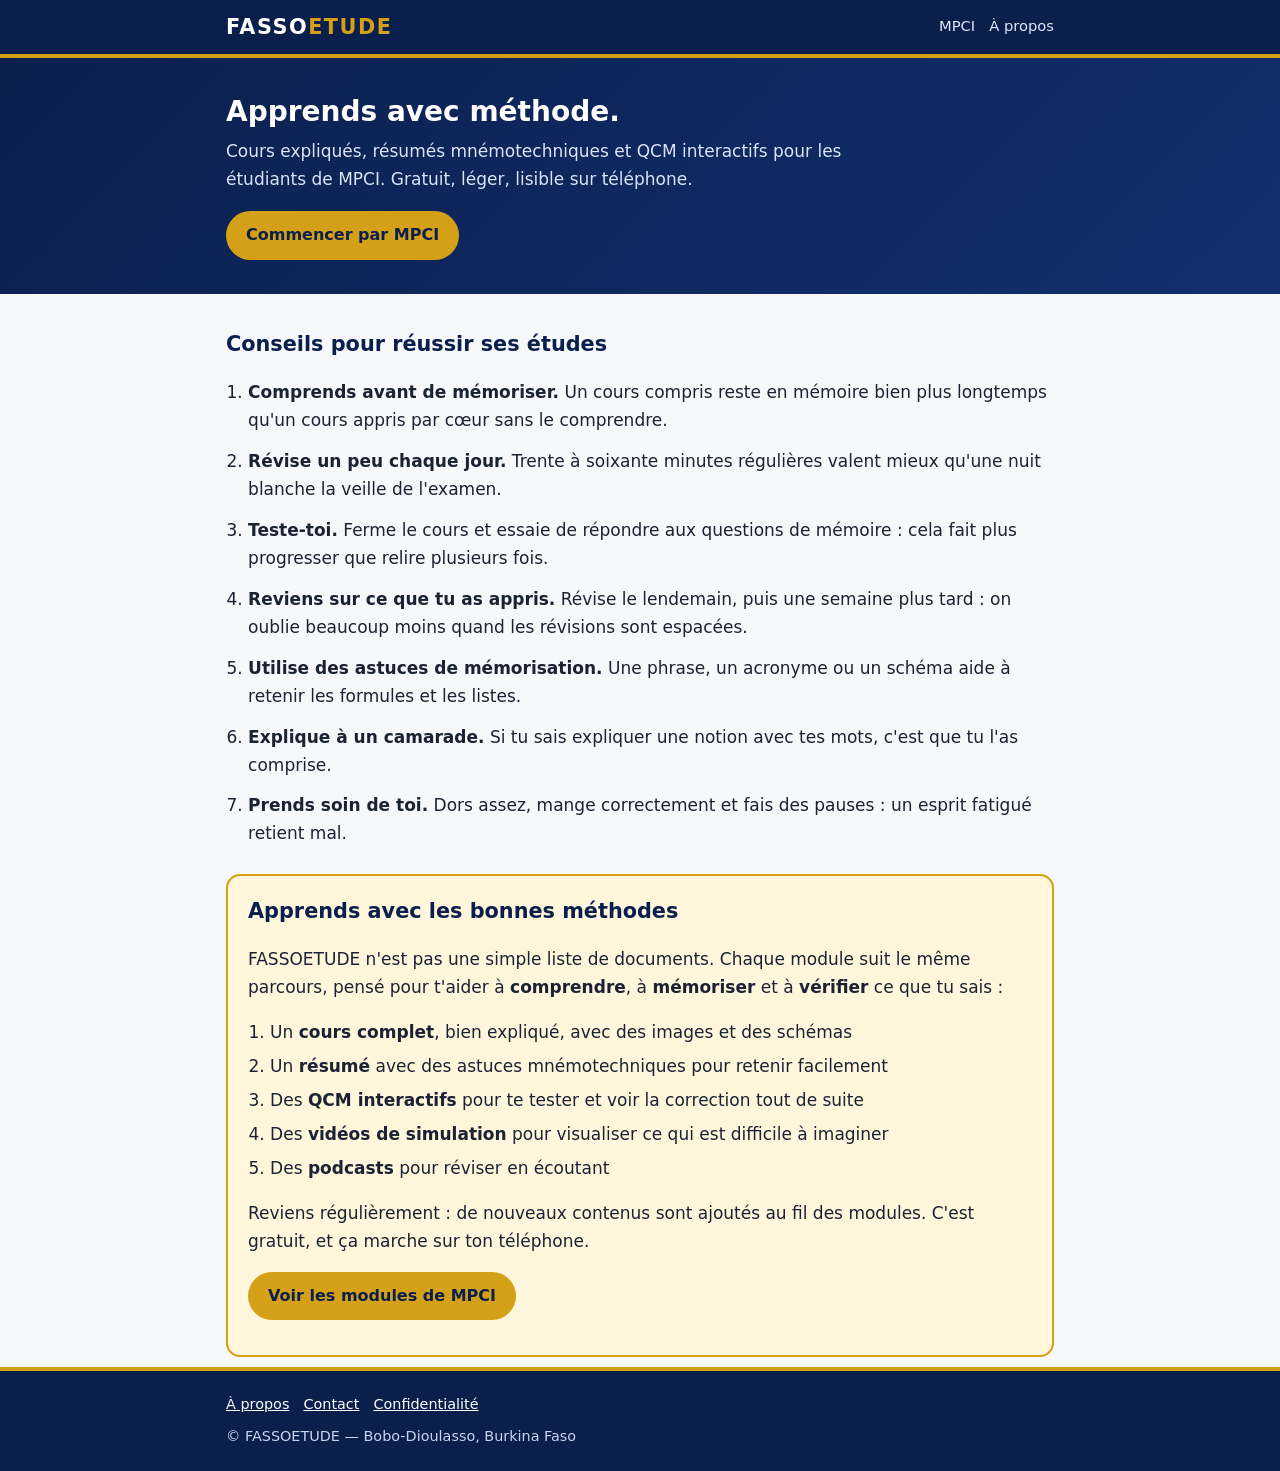
<file: index.html>
<!DOCTYPE html>
<html lang="fr">
<head>
  <meta charset="utf-8">
  <meta name="viewport" content="width=device-width, initial-scale=1">
  <meta name="theme-color" content="#0b1f4d">
  <title>FASSOETUDE — Cours, résumés et QCM pour les étudiants de MPCI</title>
  <meta name="description" content="Cours complets, résumés mnémotechniques et QCM interactifs pour les étudiants de MPCI. Gratuit et lisible sur téléphone.">
  <link rel="manifest" href="manifest.json">
  <link rel="icon" href="icon-192.png">
  <link rel="apple-touch-icon" href="icon-192.png">
  <link rel="stylesheet" href="style.css">
  <!-- PUBLICITÉ : après l'approbation d'AdSense, colle ici le script que Google te donne -->
</head>
<body>
  <header class="site-header">
    <div class="wrap">
      <a class="brand" href="index.html">FASSO<span>ETUDE</span></a>
      <nav class="nav" aria-label="Navigation principale">
        <a href="mpci.html">MPCI</a>
        <a href="a-propos.html">À propos</a>
      </nav>
    </div>
  </header>

  <section class="hero">
    <div class="wrap">
      <h1>Apprends avec méthode.</h1>
      <p>Cours expliqués, résumés mnémotechniques et QCM interactifs pour les étudiants de MPCI. Gratuit, léger, lisible sur téléphone.</p>
      <a class="btn" href="mpci.html">Commencer par MPCI</a>
      <button id="install-btn" class="btn ghost" type="button">Installer l'application</button>
    </div>
  </section>

  <main class="wrap">
    <h2>Conseils pour réussir ses études</h2>
    <ol class="advice">
      <li><strong>Comprends avant de mémoriser.</strong> Un cours compris reste en mémoire bien plus longtemps qu'un cours appris par cœur sans le comprendre.</li>
      <li><strong>Révise un peu chaque jour.</strong> Trente à soixante minutes régulières valent mieux qu'une nuit blanche la veille de l'examen.</li>
      <li><strong>Teste-toi.</strong> Ferme le cours et essaie de répondre aux questions de mémoire : cela fait plus progresser que relire plusieurs fois.</li>
      <li><strong>Reviens sur ce que tu as appris.</strong> Révise le lendemain, puis une semaine plus tard : on oublie beaucoup moins quand les révisions sont espacées.</li>
      <li><strong>Utilise des astuces de mémorisation.</strong> Une phrase, un acronyme ou un schéma aide à retenir les formules et les listes.</li>
      <li><strong>Explique à un camarade.</strong> Si tu sais expliquer une notion avec tes mots, c'est que tu l'as comprise.</li>
      <li><strong>Prends soin de toi.</strong> Dors assez, mange correctement et fais des pauses : un esprit fatigué retient mal.</li>
    </ol>

    <section class="yt-wrap">
      <h2>Une vidéo pour t'inspirer</h2>
      <p class="lead">Une vidéo de conseils à regarder avant de commencer.</p>
      <!-- Pour activer la vidéo : mets l'identifiant YouTube (les 11 caractères après "v=" dans le lien) dans data-id,
           et écris le nom de la chaîne dans la ligne "Vidéo de ..." ci-dessous. Tant que data-id est vide, cette section reste cachée. -->
      <div class="yt" data-id="" data-title="Conseils pour réussir ses études"></div>
      <p class="credit">Vidéo de <strong>NOM DE LA CHAÎNE</strong>, diffusée depuis YouTube.</p>
    </section>

    <div class="ad-slot"><!-- Emplacement publicitaire : colle ici le bloc d'annonce AdSense --></div>

    <section class="invite">
      <h2>Apprends avec les bonnes méthodes</h2>
      <p>FASSOETUDE n'est pas une simple liste de documents. Chaque module suit le même parcours, pensé pour t'aider à <strong>comprendre</strong>, à <strong>mémoriser</strong> et à <strong>vérifier</strong> ce que tu sais :</p>
      <ol>
        <li>Un <strong>cours complet</strong>, bien expliqué, avec des images et des schémas</li>
        <li>Un <strong>résumé</strong> avec des astuces mnémotechniques pour retenir facilement</li>
        <li>Des <strong>QCM interactifs</strong> pour te tester et voir la correction tout de suite</li>
        <li>Des <strong>vidéos de simulation</strong> pour visualiser ce qui est difficile à imaginer</li>
        <li>Des <strong>podcasts</strong> pour réviser en écoutant</li>
      </ol>
      <p>Reviens régulièrement : de nouveaux contenus sont ajoutés au fil des modules. C'est gratuit, et ça marche sur ton téléphone.</p>
      <p><a class="btn" href="mpci.html">Voir les modules de MPCI</a></p>
    </section>
  </main>

  <footer class="site-footer">
    <div class="wrap">
      <a href="a-propos.html">À propos</a><a href="contact.html">Contact</a><a href="confidentialite.html">Confidentialité</a>
      <p>© FASSOETUDE — Bobo-Dioulasso, Burkina Faso</p>
    </div>
  </footer>
  <script src="app.js"></script>
</body>
</html>
</file>
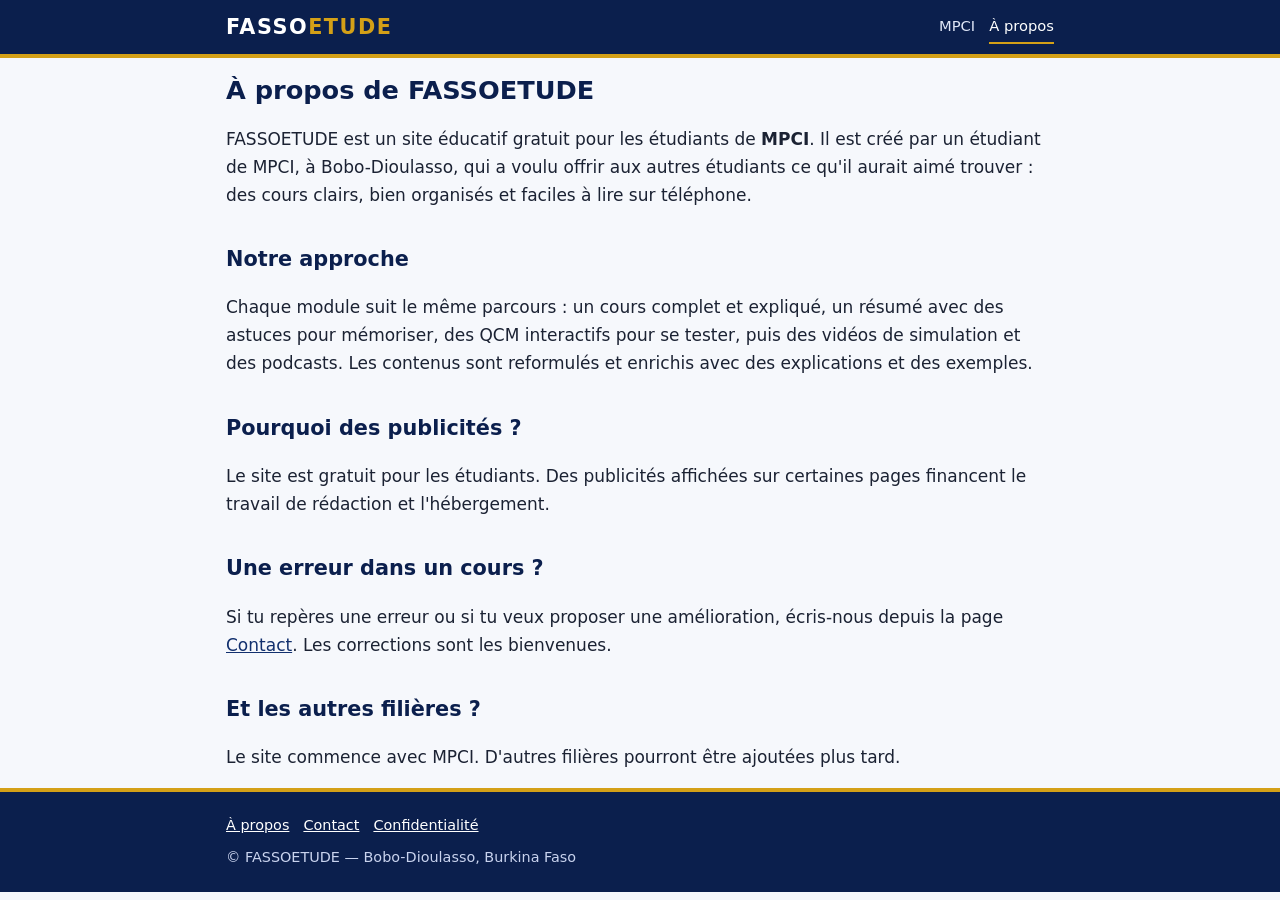
<file: a-propos.html>
<!DOCTYPE html>
<html lang="fr">
<head>
  <meta charset="utf-8">
  <meta name="viewport" content="width=device-width, initial-scale=1">
  <meta name="theme-color" content="#0b1f4d">
  <title>À propos — FASSOETUDE</title>
  <meta name="description" content="FASSOETUDE est un site éducatif gratuit pour les étudiants de MPCI à Bobo-Dioulasso.">
  <link rel="manifest" href="manifest.json">
  <link rel="icon" href="icon-192.png">
  <link rel="apple-touch-icon" href="icon-192.png">
  <link rel="stylesheet" href="style.css">
</head>
<body>
  <header class="site-header">
    <div class="wrap">
      <a class="brand" href="index.html">FASSO<span>ETUDE</span></a>
      <nav class="nav" aria-label="Navigation principale">
        <a href="mpci.html">MPCI</a>
        <a href="a-propos.html" aria-current="page">À propos</a>
      </nav>
    </div>
  </header>

  <main class="wrap">
    <h1>À propos de FASSOETUDE</h1>
    <p>FASSOETUDE est un site éducatif gratuit pour les étudiants de <strong>MPCI</strong>. Il est créé par un étudiant de MPCI, à Bobo-Dioulasso, qui a voulu offrir aux autres étudiants ce qu'il aurait aimé trouver : des cours clairs, bien organisés et faciles à lire sur téléphone.</p>

    <h2>Notre approche</h2>
    <p>Chaque module suit le même parcours : un cours complet et expliqué, un résumé avec des astuces pour mémoriser, des QCM interactifs pour se tester, puis des vidéos de simulation et des podcasts. Les contenus sont reformulés et enrichis avec des explications et des exemples.</p>

    <h2>Pourquoi des publicités ?</h2>
    <p>Le site est gratuit pour les étudiants. Des publicités affichées sur certaines pages financent le travail de rédaction et l'hébergement.</p>

    <h2>Une erreur dans un cours ?</h2>
    <p>Si tu repères une erreur ou si tu veux proposer une amélioration, écris-nous depuis la page <a href="contact.html">Contact</a>. Les corrections sont les bienvenues.</p>

    <h2>Et les autres filières ?</h2>
    <p>Le site commence avec MPCI. D'autres filières pourront être ajoutées plus tard.</p>
  </main>

  <footer class="site-footer">
    <div class="wrap">
      <a href="a-propos.html">À propos</a><a href="contact.html">Contact</a><a href="confidentialite.html">Confidentialité</a>
      <p>© FASSOETUDE — Bobo-Dioulasso, Burkina Faso</p>
    </div>
  </footer>
  <script src="app.js"></script>
</body>
</html>
</file>
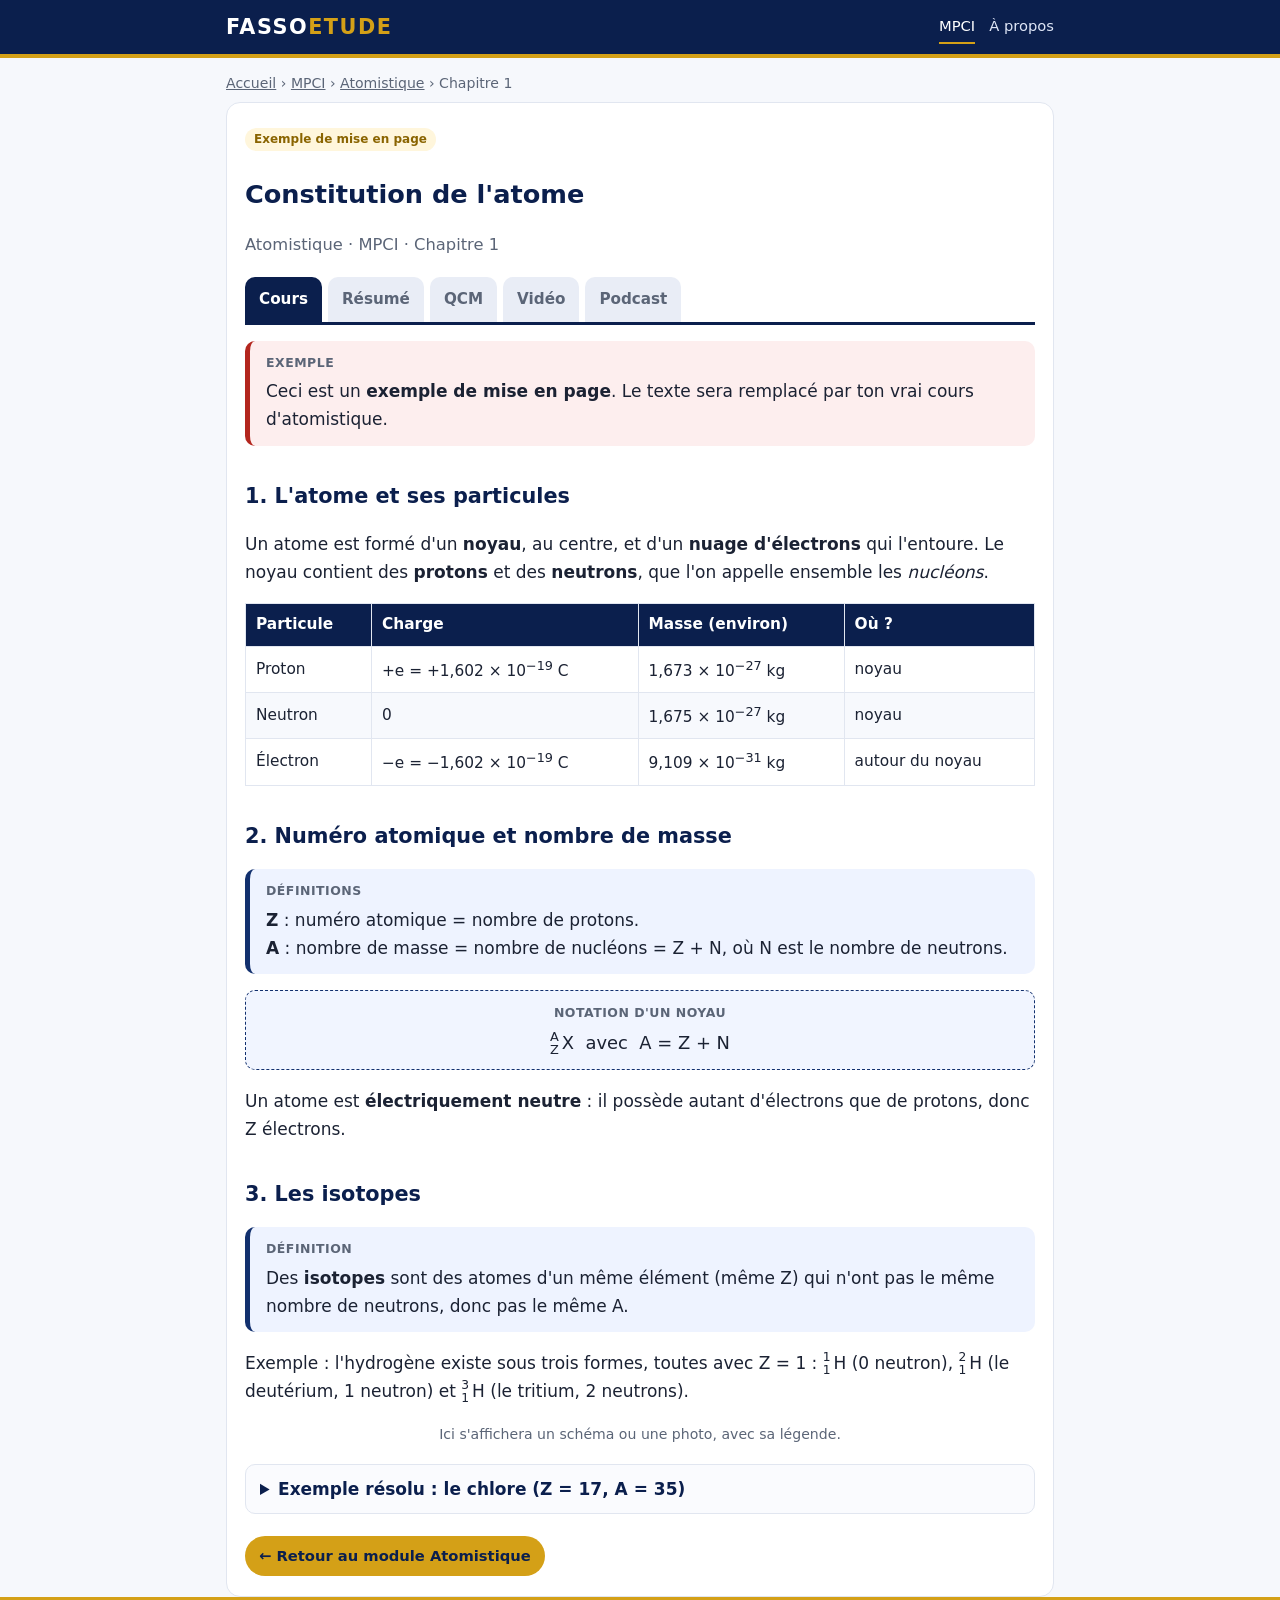
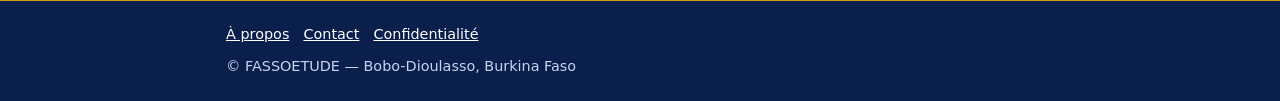
<file: atomistique-1.html>
<!DOCTYPE html>
<html lang="fr">
<head>
  <meta charset="utf-8">
  <meta name="viewport" content="width=device-width, initial-scale=1">
  <meta name="theme-color" content="#0b1f4d">
  <title>Constitution de l'atome — Atomistique — FASSOETUDE</title>
  <meta name="description" content="Exemple de chapitre d'atomistique : cours, résumé, QCM, vidéo et podcast.">
  <meta name="robots" content="noindex">
  <link rel="manifest" href="manifest.json">
  <link rel="icon" href="icon-192.png">
  <link rel="apple-touch-icon" href="icon-192.png">
  <link rel="stylesheet" href="style.css">
</head>
<body>
  <header class="site-header">
    <div class="wrap">
      <a class="brand" href="index.html">FASSO<span>ETUDE</span></a>
      <nav class="nav" aria-label="Navigation principale">
        <a href="mpci.html" aria-current="page">MPCI</a>
        <a href="a-propos.html">À propos</a>
      </nav>
    </div>
  </header>

  <main class="wrap">
    <p class="crumbs"><a href="index.html">Accueil</a> › <a href="mpci.html">MPCI</a> › <a href="atomistique.html">Atomistique</a> › Chapitre 1</p>

    <article class="chapter">
      <span class="tag">Exemple de mise en page</span>
      <h1>Constitution de l'atome</h1>
      <p class="lead">Atomistique · MPCI · Chapitre 1</p>

      <div class="tabs" role="tablist" aria-label="Contenus du chapitre">
        <button type="button" role="tab" id="t-cours" aria-controls="cours" aria-selected="true">Cours</button>
        <button type="button" role="tab" id="t-resume" aria-controls="resume" aria-selected="false">Résumé</button>
        <button type="button" role="tab" id="t-qcm" aria-controls="qcm" aria-selected="false">QCM</button>
        <button type="button" role="tab" id="t-video" aria-controls="video" aria-selected="false">Vidéo</button>
        <button type="button" role="tab" id="t-podcast" aria-controls="podcast" aria-selected="false">Podcast</button>
      </div>

      <!-- ============ 1. COURS ============ -->
      <section id="cours" class="panel" role="tabpanel" aria-labelledby="t-cours">
        <div class="warn"><span class="label">Exemple</span>Ceci est un <strong>exemple de mise en page</strong>. Le texte sera remplacé par ton vrai cours d'atomistique.</div>

        <h2>1. L'atome et ses particules</h2>
        <p>Un atome est formé d'un <strong>noyau</strong>, au centre, et d'un <strong>nuage d'électrons</strong> qui l'entoure. Le noyau contient des <strong>protons</strong> et des <strong>neutrons</strong>, que l'on appelle ensemble les <em>nucléons</em>.</p>

        <div class="table-scroll">
          <table>
            <thead><tr><th>Particule</th><th>Charge</th><th>Masse (environ)</th><th>Où ?</th></tr></thead>
            <tbody>
              <tr><td>Proton</td><td>+e = +1,602 × 10<sup>−19</sup> C</td><td>1,673 × 10<sup>−27</sup> kg</td><td>noyau</td></tr>
              <tr><td>Neutron</td><td>0</td><td>1,675 × 10<sup>−27</sup> kg</td><td>noyau</td></tr>
              <tr><td>Électron</td><td>−e = −1,602 × 10<sup>−19</sup> C</td><td>9,109 × 10<sup>−31</sup> kg</td><td>autour du noyau</td></tr>
            </tbody>
          </table>
        </div>

        <div class="ad-slot"><!-- Emplacement publicitaire : colle ici le bloc d'annonce AdSense --></div>

        <h2>2. Numéro atomique et nombre de masse</h2>
        <div class="def">
          <span class="label">Définitions</span>
          <strong>Z</strong> : numéro atomique = nombre de protons.<br>
          <strong>A</strong> : nombre de masse = nombre de nucléons = Z + N, où N est le nombre de neutrons.
        </div>
        <div class="formula">
          <span class="label">Notation d'un noyau</span>
          <span class="nuc"><span>A</span><span>Z</span></span>X &nbsp;avec&nbsp; A = Z + N
        </div>
        <p>Un atome est <strong>électriquement neutre</strong> : il possède autant d'électrons que de protons, donc Z électrons.</p>

        <h2>3. Les isotopes</h2>
        <div class="def">
          <span class="label">Définition</span>
          Des <strong>isotopes</strong> sont des atomes d'un même élément (même Z) qui n'ont pas le même nombre de neutrons, donc pas le même A.
        </div>
        <p>Exemple : l'hydrogène existe sous trois formes, toutes avec Z = 1 : <span class="nuc"><span>1</span><span>1</span></span>H (0 neutron), <span class="nuc"><span>2</span><span>1</span></span>H (le deutérium, 1 neutron) et <span class="nuc"><span>3</span><span>1</span></span>H (le tritium, 2 neutrons).</p>

        <figure>
          <!-- Pour une image : <img src="atomistique-schema-atome.webp" alt="Schéma d'un atome : noyau et électrons" loading="lazy" width="600" height="400"> -->
          <figcaption>Ici s'affichera un schéma ou une photo, avec sa légende.</figcaption>
        </figure>

        <details>
          <summary>Exemple résolu : le chlore (Z = 17, A = 35)</summary>
          <p><strong>Neutrons :</strong> N = A − Z = 35 − 17 = 18.<br><strong>Électrons</strong> (atome neutre) : 17.</p>
        </details>
      </section>

      <!-- ============ 2. RÉSUMÉ ============ -->
      <section id="resume" class="panel" role="tabpanel" aria-labelledby="t-resume" hidden>
        <div class="summary">
          <strong>L'essentiel.</strong> L'atome = noyau (protons + neutrons) + électrons. Z = nombre de protons = nombre d'électrons (atome neutre). A = Z + N. Les isotopes ont le même Z mais des A différents.
        </div>

        <div class="mnemo">
          <span class="label">Phrase magique : les charges</span>
          « <strong>P</strong>roton <strong>P</strong>ositif, <strong>N</strong>eutron <strong>N</strong>eutre, <strong>É</strong>lectron <strong>N</strong>égatif. »
        </div>
        <div class="mnemo">
          <span class="label">Astuce : isotopes</span>
          « <em>iso</em> » veut dire « même » et « <em>topos</em> » veut dire « place » : les isotopes occupent la <strong>même case</strong> du tableau périodique.
        </div>

        <div class="table-scroll">
          <table>
            <thead><tr><th>Symbole</th><th>Signification</th><th>Formule</th></tr></thead>
            <tbody>
              <tr><td>Z</td><td>Numéro atomique (protons)</td><td>—</td></tr>
              <tr><td>N</td><td>Nombre de neutrons</td><td>N = A − Z</td></tr>
              <tr><td>A</td><td>Nombre de masse (nucléons)</td><td>A = Z + N</td></tr>
            </tbody>
          </table>
        </div>
      </section>

      <!-- ============ 3. QCM ============ -->
      <section id="qcm" class="panel" role="tabpanel" aria-labelledby="t-qcm" hidden>
        <p>Teste-toi : choisis une réponse, la correction s'affiche tout de suite.</p>
        <div class="qcm">
          <script type="application/json" class="qcm-data">
[
  {
    "q": "Quelle particule du noyau porte une charge électrique positive ?",
    "options": [
      "Le neutron",
      "Le proton",
      "L'électron",
      "Le photon"
    ],
    "answer": 1,
    "why": "Le proton porte la charge +e. Le neutron n'a pas de charge et l'électron porte la charge −e."
  },
  {
    "q": "Un atome de chlore a Z = 17 et A = 35. Combien a-t-il de neutrons ?",
    "options": [
      "17",
      "35",
      "18",
      "52"
    ],
    "answer": 2,
    "why": "N = A − Z = 35 − 17 = 18."
  },
  {
    "q": "Deux isotopes d'un même élément ont…",
    "options": [
      "le même Z et des nombres de neutrons différents",
      "le même A et des Z différents",
      "le même nombre de neutrons et des Z différents",
      "le même Z et le même A"
    ],
    "answer": 0,
    "why": "Les isotopes ont le même nombre de protons (même Z) mais pas le même nombre de neutrons, donc pas le même A."
  },
  {
    "q": "Un atome neutre possède 11 protons. Combien a-t-il d'électrons ?",
    "options": [
      "0",
      "10",
      "11",
      "12"
    ],
    "answer": 2,
    "why": "Un atome neutre a autant d'électrons que de protons : Z = 11 électrons."
  }
]
          </script>
        </div>
      </section>

      <!-- ============ 4. VIDÉO ============ -->
      <section id="video" class="panel" role="tabpanel" aria-labelledby="t-video" hidden>
        <div class="coming">Les vidéos de simulation de ce chapitre arrivent bientôt.</div>
        <section class="yt-wrap">
          <!-- Pour ajouter une vidéo : mets l'identifiant YouTube (11 caractères après "v=") dans data-id. -->
          <div class="yt" data-id="" data-title="Simulation : constitution de l'atome"></div>
        </section>
      </section>

      <!-- ============ 5. PODCAST ============ -->
      <section id="podcast" class="panel" role="tabpanel" aria-labelledby="t-podcast" hidden>
        <div class="coming">Le podcast de ce chapitre arrive bientôt.</div>
        <!-- Pour ajouter un podcast : <audio controls preload="none" src="atomistique-1.mp3"></audio> -->
      </section>

      <div class="ad-slot"><!-- Emplacement publicitaire : colle ici le bloc d'annonce AdSense --></div>

      <div class="pager">
        <a class="btn small" href="atomistique.html">← Retour au module Atomistique</a>
      </div>
    </article>
  </main>

  <footer class="site-footer">
    <div class="wrap">
      <a href="a-propos.html">À propos</a><a href="contact.html">Contact</a><a href="confidentialite.html">Confidentialité</a>
      <p>© FASSOETUDE — Bobo-Dioulasso, Burkina Faso</p>
    </div>
  </footer>
  <script src="app.js"></script>
</body>
</html>
</file>
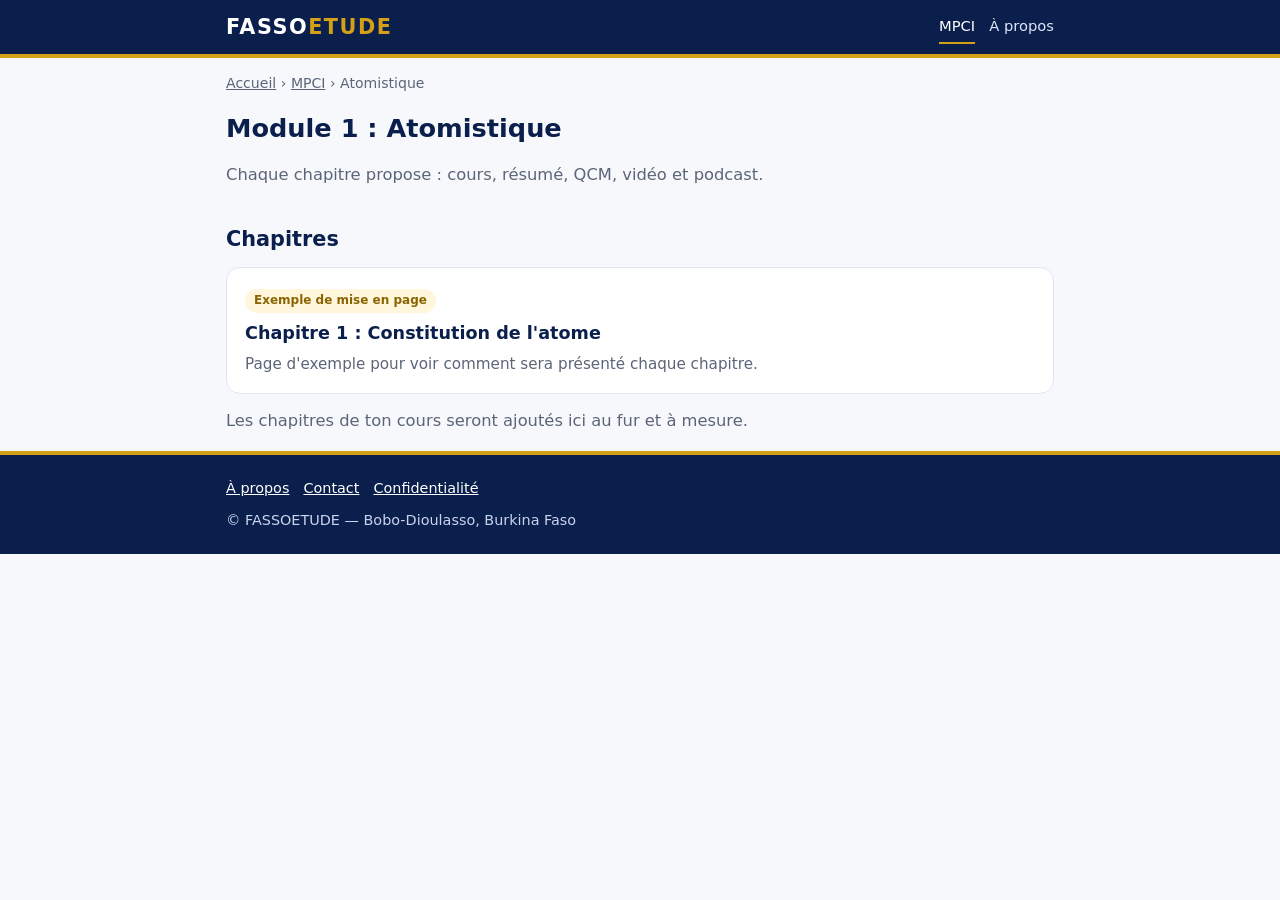
<file: atomistique.html>
<!DOCTYPE html>
<html lang="fr">
<head>
  <meta charset="utf-8">
  <meta name="viewport" content="width=device-width, initial-scale=1">
  <meta name="theme-color" content="#0b1f4d">
  <title>Atomistique — Module 1 de MPCI — FASSOETUDE</title>
  <meta name="description" content="Module d'atomistique de MPCI : cours complets, résumés mnémotechniques et QCM interactifs.">
  <link rel="manifest" href="manifest.json">
  <link rel="icon" href="icon-192.png">
  <link rel="apple-touch-icon" href="icon-192.png">
  <link rel="stylesheet" href="style.css">
</head>
<body>
  <header class="site-header">
    <div class="wrap">
      <a class="brand" href="index.html">FASSO<span>ETUDE</span></a>
      <nav class="nav" aria-label="Navigation principale">
        <a href="mpci.html" aria-current="page">MPCI</a>
        <a href="a-propos.html">À propos</a>
      </nav>
    </div>
  </header>

  <main class="wrap">
    <p class="crumbs"><a href="index.html">Accueil</a> › <a href="mpci.html">MPCI</a> › Atomistique</p>
    <h1>Module 1 : Atomistique</h1>
    <p class="lead">Chaque chapitre propose : cours, résumé, QCM, vidéo et podcast.</p>

    <h2>Chapitres</h2>
    <div class="grid">
      <a class="card" href="atomistique-1.html">
        <span class="tag">Exemple de mise en page</span>
        <h3>Chapitre 1 : Constitution de l'atome</h3>
        <p>Page d'exemple pour voir comment sera présenté chaque chapitre.</p>
      </a>
    </div>
    <p class="lead" style="margin-top:14px">Les chapitres de ton cours seront ajoutés ici au fur et à mesure.</p>

    <div class="ad-slot"><!-- Emplacement publicitaire : colle ici le bloc d'annonce AdSense --></div>
  </main>

  <footer class="site-footer">
    <div class="wrap">
      <a href="a-propos.html">À propos</a><a href="contact.html">Contact</a><a href="confidentialite.html">Confidentialité</a>
      <p>© FASSOETUDE — Bobo-Dioulasso, Burkina Faso</p>
    </div>
  </footer>
  <script src="app.js"></script>
</body>
</html>
</file>
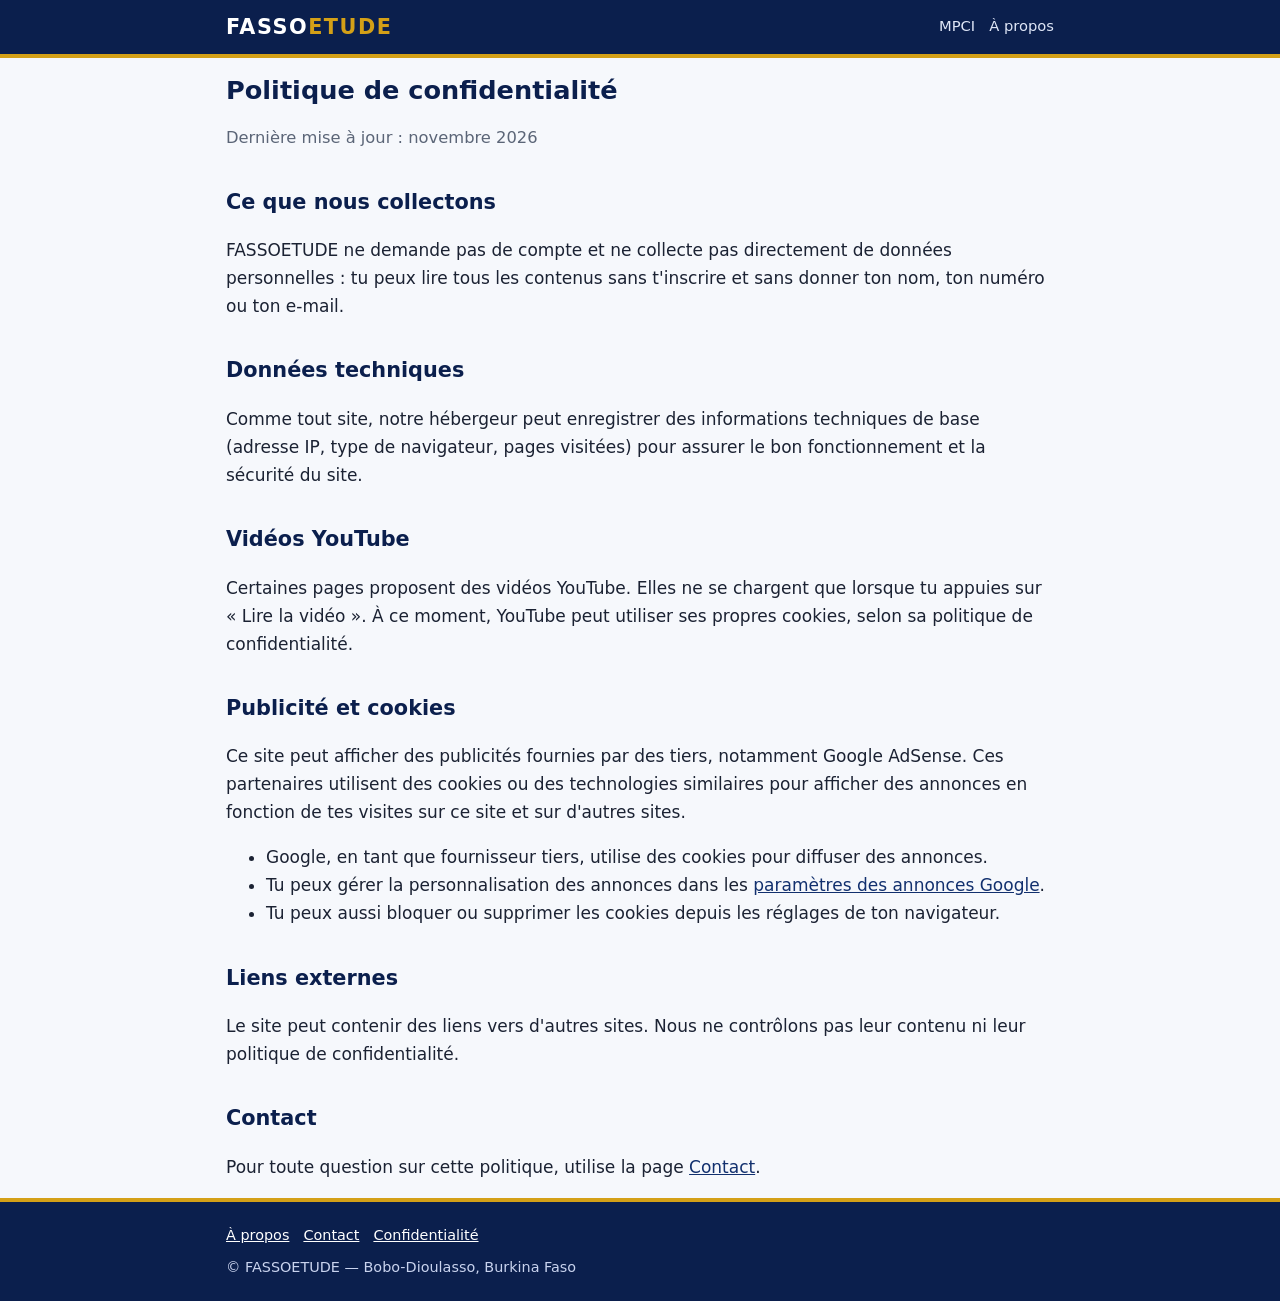
<file: confidentialite.html>
<!DOCTYPE html>
<html lang="fr">
<head>
  <meta charset="utf-8">
  <meta name="viewport" content="width=device-width, initial-scale=1">
  <meta name="theme-color" content="#0b1f4d">
  <title>Politique de confidentialité — FASSOETUDE</title>
  <meta name="description" content="Politique de confidentialité de FASSOETUDE : données collectées, vidéos YouTube, cookies et publicités.">
  <link rel="manifest" href="manifest.json">
  <link rel="icon" href="icon-192.png">
  <link rel="apple-touch-icon" href="icon-192.png">
  <link rel="stylesheet" href="style.css">
</head>
<body>
  <header class="site-header">
    <div class="wrap">
      <a class="brand" href="index.html">FASSO<span>ETUDE</span></a>
      <nav class="nav" aria-label="Navigation principale">
        <a href="mpci.html">MPCI</a>
        <a href="a-propos.html">À propos</a>
      </nav>
    </div>
  </header>

  <main class="wrap">
    <h1>Politique de confidentialité</h1>
    <p class="lead">Dernière mise à jour : novembre 2026</p>

    <h2>Ce que nous collectons</h2>
    <p>FASSOETUDE ne demande pas de compte et ne collecte pas directement de données personnelles : tu peux lire tous les contenus sans t'inscrire et sans donner ton nom, ton numéro ou ton e-mail.</p>

    <h2>Données techniques</h2>
    <p>Comme tout site, notre hébergeur peut enregistrer des informations techniques de base (adresse IP, type de navigateur, pages visitées) pour assurer le bon fonctionnement et la sécurité du site.</p>

    <h2>Vidéos YouTube</h2>
    <p>Certaines pages proposent des vidéos YouTube. Elles ne se chargent que lorsque tu appuies sur « Lire la vidéo ». À ce moment, YouTube peut utiliser ses propres cookies, selon sa politique de confidentialité.</p>

    <h2>Publicité et cookies</h2>
    <p>Ce site peut afficher des publicités fournies par des tiers, notamment Google AdSense. Ces partenaires utilisent des cookies ou des technologies similaires pour afficher des annonces en fonction de tes visites sur ce site et sur d'autres sites.</p>
    <ul>
      <li>Google, en tant que fournisseur tiers, utilise des cookies pour diffuser des annonces.</li>
      <li>Tu peux gérer la personnalisation des annonces dans les <a href="https://adssettings.google.com" rel="noopener" target="_blank">paramètres des annonces Google</a>.</li>
      <li>Tu peux aussi bloquer ou supprimer les cookies depuis les réglages de ton navigateur.</li>
    </ul>

    <h2>Liens externes</h2>
    <p>Le site peut contenir des liens vers d'autres sites. Nous ne contrôlons pas leur contenu ni leur politique de confidentialité.</p>

    <h2>Contact</h2>
    <p>Pour toute question sur cette politique, utilise la page <a href="contact.html">Contact</a>.</p>
  </main>

  <footer class="site-footer">
    <div class="wrap">
      <a href="a-propos.html">À propos</a><a href="contact.html">Contact</a><a href="confidentialite.html">Confidentialité</a>
      <p>© FASSOETUDE — Bobo-Dioulasso, Burkina Faso</p>
    </div>
  </footer>
  <script src="app.js"></script>
</body>
</html>
</file>
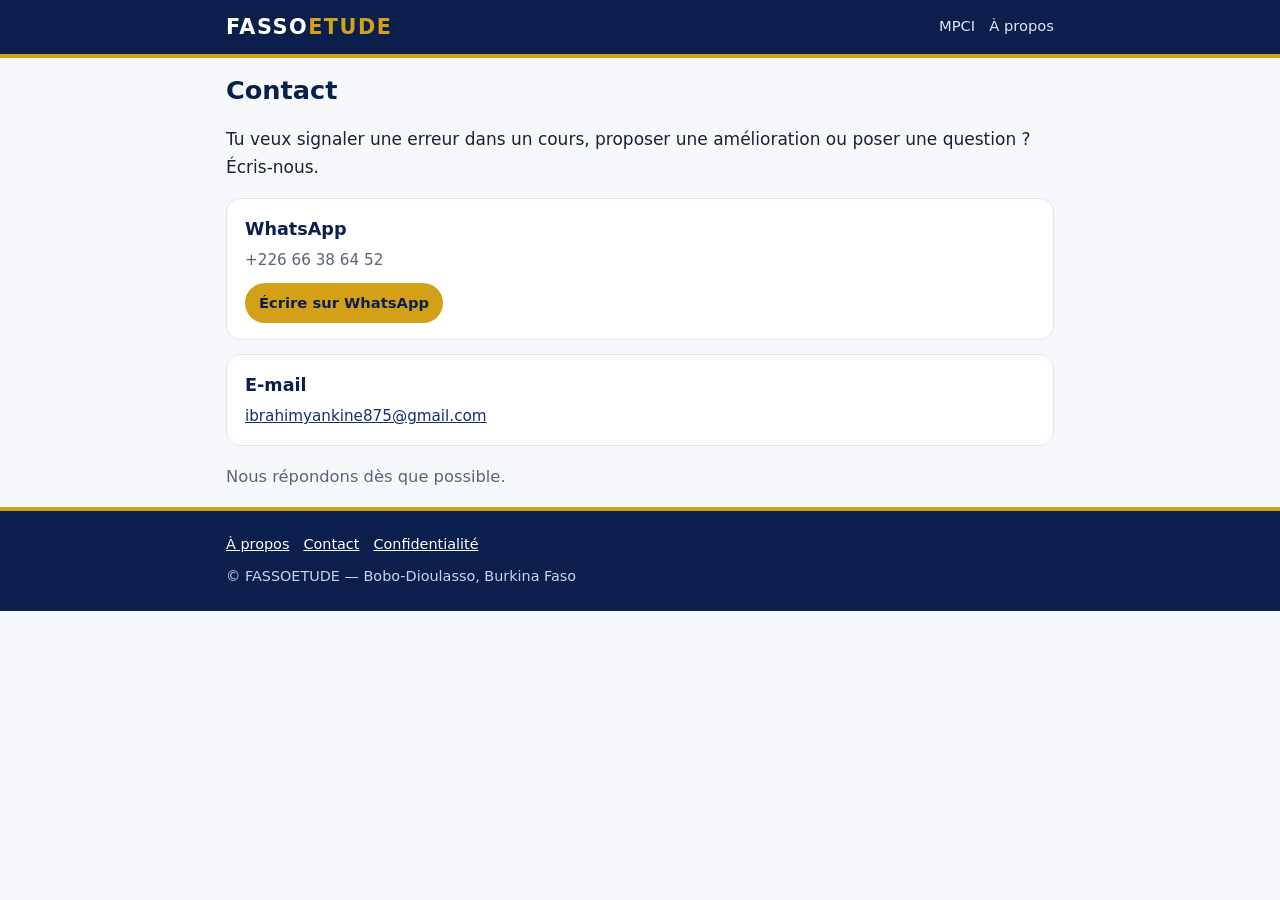
<file: contact.html>
<!DOCTYPE html>
<html lang="fr">
<head>
  <meta charset="utf-8">
  <meta name="viewport" content="width=device-width, initial-scale=1">
  <meta name="theme-color" content="#0b1f4d">
  <title>Contact — FASSOETUDE</title>
  <meta name="description" content="Contacter FASSOETUDE : signaler une erreur, proposer une amélioration ou poser une question.">
  <link rel="manifest" href="manifest.json">
  <link rel="icon" href="icon-192.png">
  <link rel="apple-touch-icon" href="icon-192.png">
  <link rel="stylesheet" href="style.css">
</head>
<body>
  <header class="site-header">
    <div class="wrap">
      <a class="brand" href="index.html">FASSO<span>ETUDE</span></a>
      <nav class="nav" aria-label="Navigation principale">
        <a href="mpci.html">MPCI</a>
        <a href="a-propos.html">À propos</a>
      </nav>
    </div>
  </header>

  <main class="wrap">
    <h1>Contact</h1>
    <p>Tu veux signaler une erreur dans un cours, proposer une amélioration ou poser une question ? Écris-nous.</p>

    <div class="card">
      <h3>WhatsApp</h3>
      <p>+226 66 38 64 52</p>
      <p style="margin-top:10px"><a class="btn small" href="https://wa.me/22666386452?text=Bonjour%20FASSOETUDE%2C%20" rel="noopener">Écrire sur WhatsApp</a></p>
    </div>

    <div class="card" style="margin-top:14px">
      <h3>E-mail</h3>
      <p><a href="mailto:ibrahimyankine875@gmail.com">ibrahimyankine875@gmail.com</a></p>
    </div>

    <p class="lead" style="margin-top:18px">Nous répondons dès que possible.</p>
  </main>

  <footer class="site-footer">
    <div class="wrap">
      <a href="a-propos.html">À propos</a><a href="contact.html">Contact</a><a href="confidentialite.html">Confidentialité</a>
      <p>© FASSOETUDE — Bobo-Dioulasso, Burkina Faso</p>
    </div>
  </footer>
  <script src="app.js"></script>
</body>
</html>
</file>
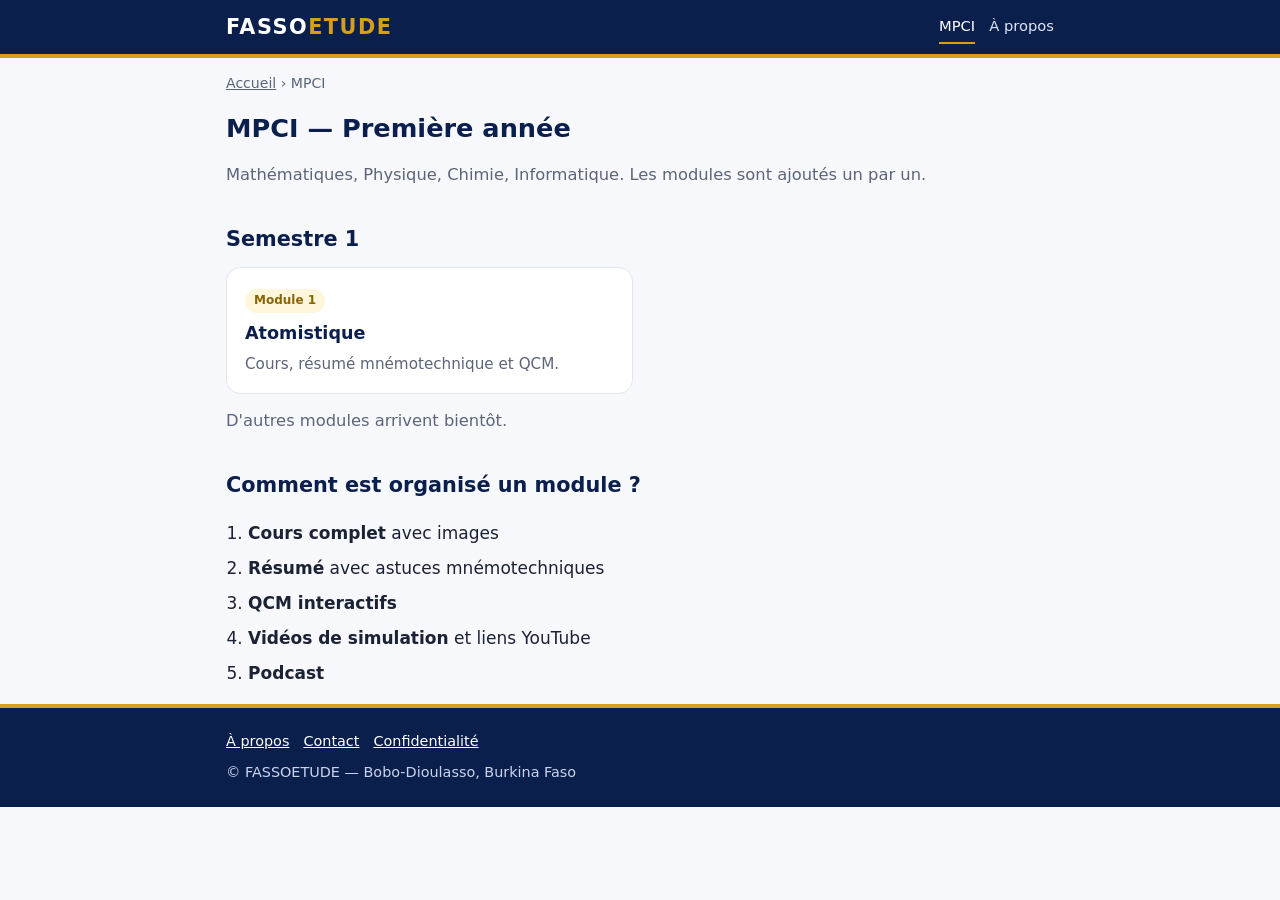
<file: mpci.html>
<!DOCTYPE html>
<html lang="fr">
<head>
  <meta charset="utf-8">
  <meta name="viewport" content="width=device-width, initial-scale=1">
  <meta name="theme-color" content="#0b1f4d">
  <title>MPCI — Cours, résumés et QCM — FASSOETUDE</title>
  <meta name="description" content="Modules de MPCI en première année : cours complets, résumés mnémotechniques et QCM interactifs.">
  <link rel="manifest" href="manifest.json">
  <link rel="icon" href="icon-192.png">
  <link rel="apple-touch-icon" href="icon-192.png">
  <link rel="stylesheet" href="style.css">
</head>
<body>
  <header class="site-header">
    <div class="wrap">
      <a class="brand" href="index.html">FASSO<span>ETUDE</span></a>
      <nav class="nav" aria-label="Navigation principale">
        <a href="mpci.html" aria-current="page">MPCI</a>
        <a href="a-propos.html">À propos</a>
      </nav>
    </div>
  </header>

  <main class="wrap">
    <p class="crumbs"><a href="index.html">Accueil</a> › MPCI</p>
    <h1>MPCI — Première année</h1>
    <p class="lead">Mathématiques, Physique, Chimie, Informatique. Les modules sont ajoutés un par un.</p>

    <h2>Semestre 1</h2>
    <div class="grid two">
      <a class="card" href="atomistique.html">
        <span class="tag">Module 1</span>
        <h3>Atomistique</h3>
        <p>Cours, résumé mnémotechnique et QCM.</p>
      </a>
    </div>
    <p class="lead" style="margin-top:14px">D'autres modules arrivent bientôt.</p>

    <div class="ad-slot"><!-- Emplacement publicitaire : colle ici le bloc d'annonce AdSense --></div>

    <h2>Comment est organisé un module ?</h2>
    <ol class="steps">
      <li><strong>Cours complet</strong> avec images</li>
      <li><strong>Résumé</strong> avec astuces mnémotechniques</li>
      <li><strong>QCM interactifs</strong></li>
      <li><strong>Vidéos de simulation</strong> et liens YouTube</li>
      <li><strong>Podcast</strong></li>
    </ol>
  </main>

  <footer class="site-footer">
    <div class="wrap">
      <a href="a-propos.html">À propos</a><a href="contact.html">Contact</a><a href="confidentialite.html">Confidentialité</a>
      <p>© FASSOETUDE — Bobo-Dioulasso, Burkina Faso</p>
    </div>
  </footer>
  <script src="app.js"></script>
</body>
</html>
</file>
<file: style.css>
/* YANKINÉ — feuille de style commune (mobile d'abord, légère) */
:root {
  --navy: #0b1f4d;
  --navy-2: #12306e;
  --gold: #d4a017;
  --gold-soft: #fff6dc;
  --ink: #1b2233;
  --muted: #5b6577;
  --bg: #f6f8fc;
  --card: #ffffff;
  --line: #e1e6f0;
  --ok: #1d7a46;
  --radius: 14px;
}

* { box-sizing: border-box; }
html { -webkit-text-size-adjust: 100%; scroll-behavior: smooth; }
body {
  margin: 0;
  font-family: system-ui, -apple-system, "Segoe UI", Roboto, Arial, sans-serif;
  font-size: 17px;
  line-height: 1.65;
  color: var(--ink);
  background: var(--bg);
}
img { max-width: 100%; height: auto; display: block; }
a { color: var(--navy-2); }
a:hover { color: var(--gold); }

/* En-tête */
.site-header {
  background: var(--navy);
  color: #fff;
  border-bottom: 4px solid var(--gold);
  position: sticky;
  top: 0;
  z-index: 10;
}
.site-header .wrap {
  display: flex;
  align-items: center;
  justify-content: space-between;
  gap: 12px;
  padding: 10px 16px;
}
.brand {
  color: #fff;
  text-decoration: none;
  font-weight: 800;
  font-size: 1.3rem;
  letter-spacing: 1.5px;
}
.brand span { color: var(--gold); }
.nav { display: flex; gap: 14px; flex-wrap: wrap; }
.nav a {
  color: #dfe6f7;
  text-decoration: none;
  font-size: 0.92rem;
  padding: 4px 0;
  border-bottom: 2px solid transparent;
}
.nav a:hover,
.nav a[aria-current="page"] { color: #fff; border-bottom-color: var(--gold); }

.wrap { max-width: 860px; margin: 0 auto; padding: 0 16px; }
main { padding: 20px 0 40px; }

/* Bandeau d'accueil */
.hero {
  background: linear-gradient(135deg, var(--navy), var(--navy-2));
  color: #fff;
  padding: 36px 0 34px;
}
.hero h1 { margin: 0 0 8px; font-size: 1.75rem; line-height: 1.25; }
.hero p { margin: 0 0 18px; color: #dbe3f7; max-width: 38em; }

.btn {
  display: inline-block;
  background: var(--gold);
  color: var(--navy);
  font-weight: 700;
  text-decoration: none;
  padding: 11px 20px;
  border-radius: 999px;
  border: 0;
  font-size: 1rem;
  cursor: pointer;
}
.btn:hover { background: #e6b52a; color: var(--navy); }
.btn.ghost { background: transparent; color: #fff; border: 2px solid var(--gold); }
.btn.ghost:hover { background: rgba(212, 160, 23, .15); color: #fff; }
.btn.small { padding: 8px 14px; font-size: .92rem; }

/* Titres */
h1 { font-size: 1.6rem; line-height: 1.25; color: var(--navy); }
h2 { font-size: 1.3rem; color: var(--navy); margin: 1.6em 0 .5em; }
h3 { font-size: 1.1rem; color: var(--navy-2); margin: 1.3em 0 .4em; }
.hero h1 { color: #fff; }
.lead { color: var(--muted); font-size: 1.02rem; }

/* Cartes */
.grid { display: grid; gap: 14px; grid-template-columns: 1fr; }
@media (min-width: 620px) { .grid.two { grid-template-columns: 1fr 1fr; } }
.card {
  background: var(--card);
  border: 1px solid var(--line);
  border-radius: var(--radius);
  padding: 16px 18px;
  text-decoration: none;
  color: inherit;
  display: block;
}
a.card:hover { border-color: var(--gold); box-shadow: 0 4px 14px rgba(11, 31, 77, .08); }
.card h3 { margin: 0 0 4px; color: var(--navy); }
.card p { margin: 0; color: var(--muted); font-size: .95rem; }
.tag {
  display: inline-block;
  font-size: .75rem;
  font-weight: 700;
  padding: 2px 9px;
  border-radius: 999px;
  background: var(--gold-soft);
  color: #8a6400;
  margin-bottom: 6px;
}
.tag.soon { background: #eef1f7; color: var(--muted); }
.card.soon { opacity: .75; }

/* Recherche */
.search {
  width: 100%;
  padding: 12px 14px;
  font-size: 1rem;
  border: 2px solid var(--line);
  border-radius: 12px;
  margin: 8px 0 18px;
  background: #fff;
}
.search:focus { outline: none; border-color: var(--gold); }

/* Fil d'Ariane */
.crumbs { font-size: .88rem; color: var(--muted); margin-bottom: 6px; }
.crumbs a { color: var(--muted); }

/* Chapitre */
.chapter { background: var(--card); border: 1px solid var(--line); border-radius: var(--radius); padding: 20px 18px; }
.summary {
  background: var(--gold-soft);
  border-left: 5px solid var(--gold);
  padding: 12px 16px;
  border-radius: 8px;
  margin: 14px 0 6px;
}
.summary strong { color: #8a6400; }
.def, .formula, .tip, .warn {
  border-radius: 10px;
  padding: 12px 16px;
  margin: 16px 0;
}
.def { background: #eef3ff; border-left: 5px solid var(--navy-2); }
.formula {
  background: #f1f5ff;
  border: 1px dashed var(--navy-2);
  text-align: center;
  font-size: 1.12rem;
  overflow-x: auto;
}
.tip { background: #eaf7ef; border-left: 5px solid var(--ok); }
.warn { background: #fdeeee; border-left: 5px solid #b3261e; }
.label { display: block; font-size: .78rem; font-weight: 800; letter-spacing: .5px; text-transform: uppercase; margin-bottom: 4px; color: var(--muted); }
.table-scroll { overflow-x: auto; margin: 16px 0; }
table { border-collapse: collapse; width: 100%; min-width: 420px; font-size: .96rem; }
th, td { border: 1px solid var(--line); padding: 8px 10px; text-align: left; }
th { background: var(--navy); color: #fff; }
tr:nth-child(even) td { background: #f7f9fd; }
figure { margin: 18px 0; }
figcaption { font-size: .88rem; color: var(--muted); text-align: center; margin-top: 6px; }
details { background: #fafbfe; border: 1px solid var(--line); border-radius: 10px; padding: 10px 14px; margin: 10px 0; }
summary { cursor: pointer; font-weight: 700; color: var(--navy); }
.pager { display: flex; justify-content: space-between; gap: 10px; margin-top: 22px; flex-wrap: wrap; }

/* Publicité : l'emplacement reste invisible tant qu'il est vide */
.ad-slot { margin: 22px 0; text-align: center; min-height: 0; }
.ad-slot:empty { display: none; }
.ad-slot::before { content: none; }

/* Pied de page */
.site-footer { background: var(--navy); color: #c9d3ee; padding: 22px 0; font-size: .9rem; border-top: 4px solid var(--gold); }
.site-footer a { color: #fff; margin-right: 14px; }
.site-footer p { margin: 8px 0 0; }

/* Bandeau hors connexion / installation */
.notice {
  display: none;
  background: var(--gold-soft);
  color: #6b4d00;
  padding: 8px 16px;
  text-align: center;
  font-size: .9rem;
}
.notice.show { display: block; }
#install-btn { display: none; }
#install-btn.show { display: inline-block; }

@media print {
  .site-header, .site-footer, .ad-slot, .pager, .notice { display: none; }
  body { background: #fff; }
}

/* ===== FASSOETUDE : ajouts (onglets, QCM, mnémo, vidéo) ===== */
.advice { padding-left: 1.3em; }
.advice li { margin: .75em 0; }
.invite {
  background: var(--gold-soft);
  border: 2px solid var(--gold);
  border-radius: var(--radius);
  padding: 18px 20px;
  margin: 26px 0 10px;
}
.invite h2 { margin-top: 0; }
.invite ol { padding-left: 1.3em; margin: .6em 0; }
.invite li { margin: .35em 0; }

.tabs {
  display: flex;
  gap: 6px;
  overflow-x: auto;
  margin: 18px 0 14px;
  padding-bottom: 0;
  border-bottom: 3px solid var(--navy);
  -webkit-overflow-scrolling: touch;
}
.tabs button {
  flex: 0 0 auto;
  background: #e9edf6;
  color: var(--muted);
  border: 0;
  padding: 10px 14px;
  border-radius: 10px 10px 0 0;
  font: inherit;
  font-weight: 700;
  font-size: .95rem;
  cursor: pointer;
  white-space: nowrap;
}
.tabs button[aria-selected="true"] { background: var(--navy); color: #fff; }
.panel[hidden] { display: none; }

.mnemo {
  background: #fff8e6;
  border: 2px dashed var(--gold);
  border-radius: 10px;
  padding: 12px 16px;
  margin: 16px 0;
  font-size: 1.05rem;
}
.mnemo strong { color: #8a6400; }

.nuc { display: inline-flex; flex-direction: column; line-height: 1; font-size: .72em; vertical-align: middle; margin-right: 3px; text-align: right; }

.qcm-box { background: #fafbfe; border: 1px solid var(--line); border-radius: 12px; padding: 16px; }
.qcm-count { margin: 0 0 6px; font-size: .88rem; color: var(--muted); font-weight: 700; }
.qcm-q { margin: 0 0 12px; font-weight: 700; color: var(--navy); font-size: 1.05rem; }
.qcm-opt {
  display: block;
  width: 100%;
  text-align: left;
  background: #fff;
  color: var(--ink);
  border: 2px solid var(--line);
  border-radius: 10px;
  padding: 11px 14px;
  margin: 8px 0;
  font: inherit;
  cursor: pointer;
}
.qcm-opt:disabled { cursor: default; }
.qcm-opt.right { background: #e5f6ec; border-color: var(--ok); }
.qcm-opt.right::before { content: "✓ "; font-weight: 800; color: var(--ok); }
.qcm-opt.wrong { background: #fdeeee; border-color: #b3261e; }
.qcm-opt.wrong::before { content: "✗ "; font-weight: 800; color: #b3261e; }
.qcm-why { background: var(--gold-soft); border-left: 5px solid var(--gold); border-radius: 8px; padding: 10px 14px; margin: 12px 0; }
.qcm-score { font-size: 1.4rem; font-weight: 800; color: var(--navy); margin: 4px 0; }
.qcm-msg { margin: 0 0 12px; }

.yt { position: relative; aspect-ratio: 16 / 9; background: var(--navy); border-radius: 12px; overflow: hidden; }
.yt iframe { position: absolute; inset: 0; width: 100%; height: 100%; border: 0; }
.yt-play { position: absolute; inset: 0; width: 100%; height: 100%; background: transparent; color: #fff; border: 0; font: inherit; font-size: 1.15rem; font-weight: 700; cursor: pointer; }
.yt-link { display: inline-block; margin-top: 6px; font-size: .9rem; }
.credit { font-size: .88rem; color: var(--muted); margin: 4px 0 0; }
.coming { background: #eef1f7; border-radius: 10px; padding: 14px 16px; color: var(--muted); }
.steps { padding-left: 1.3em; }
.steps li { margin: .4em 0; }
</file>
